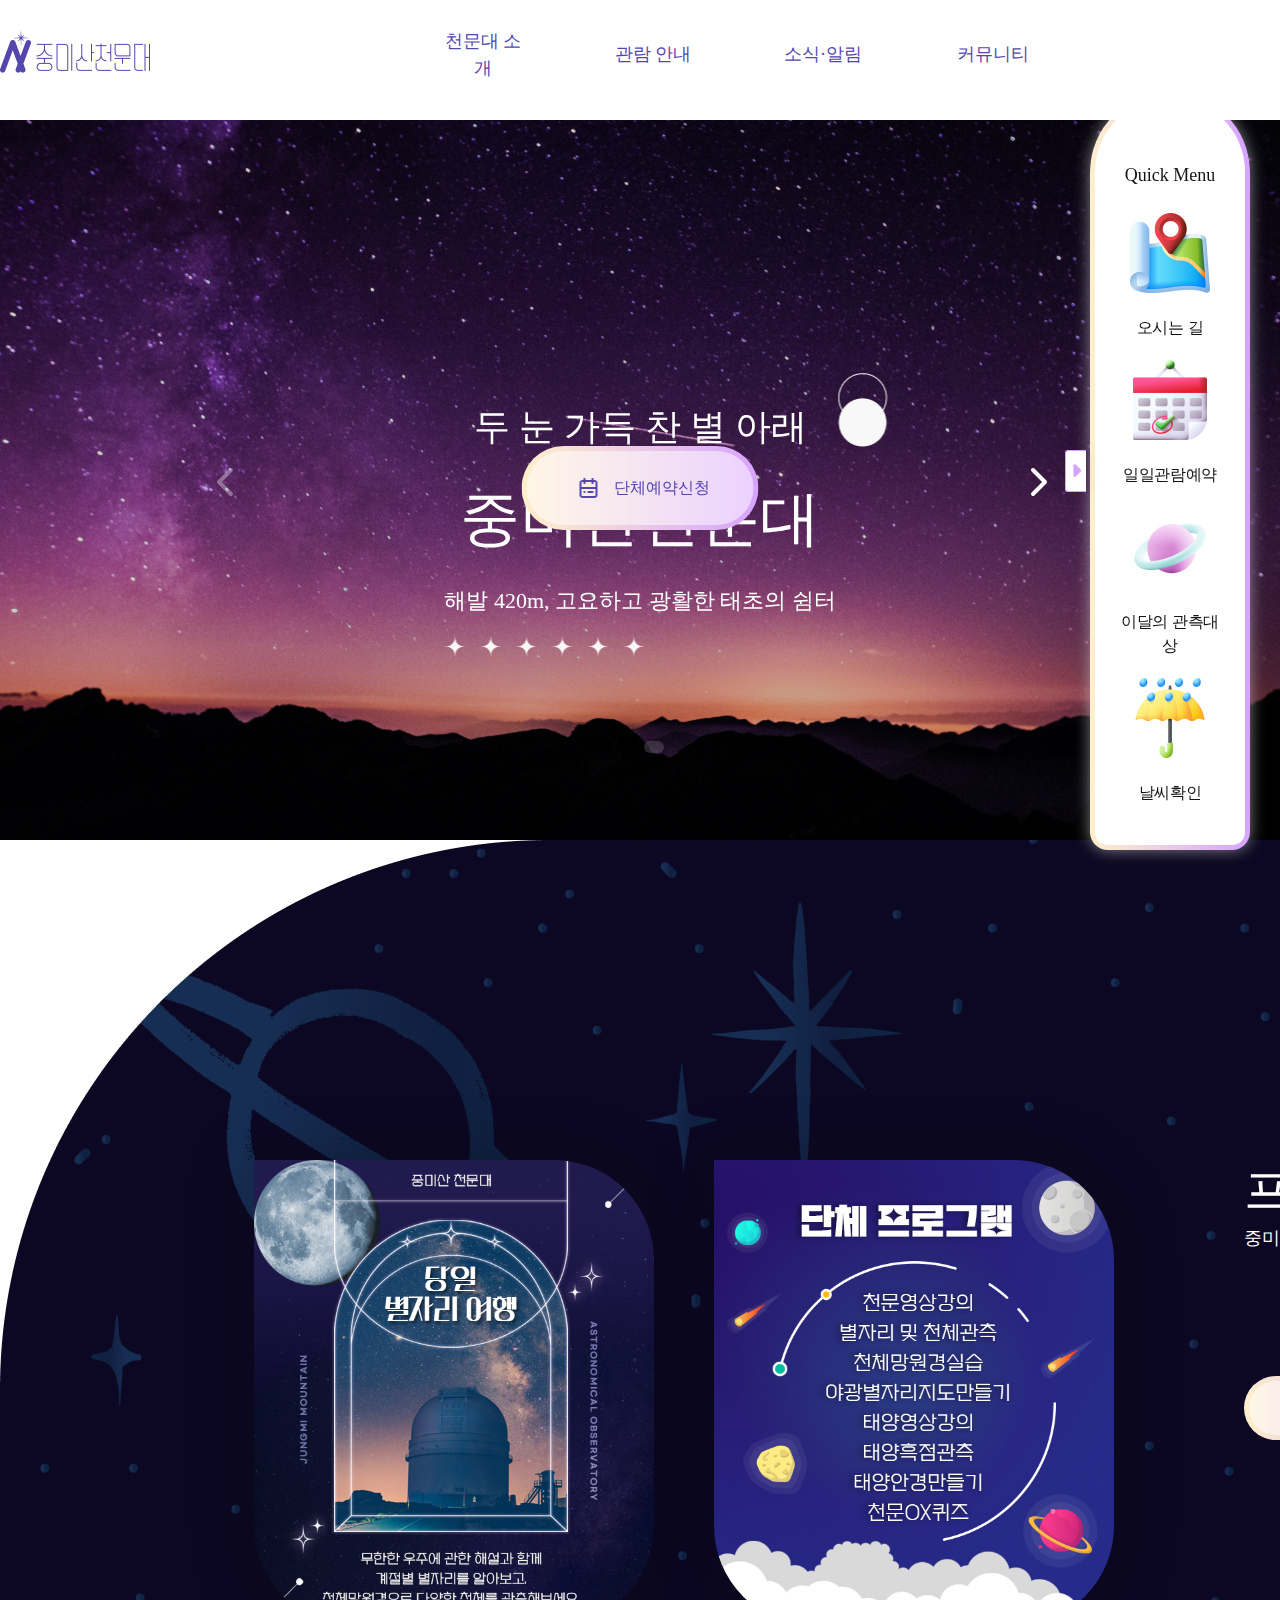
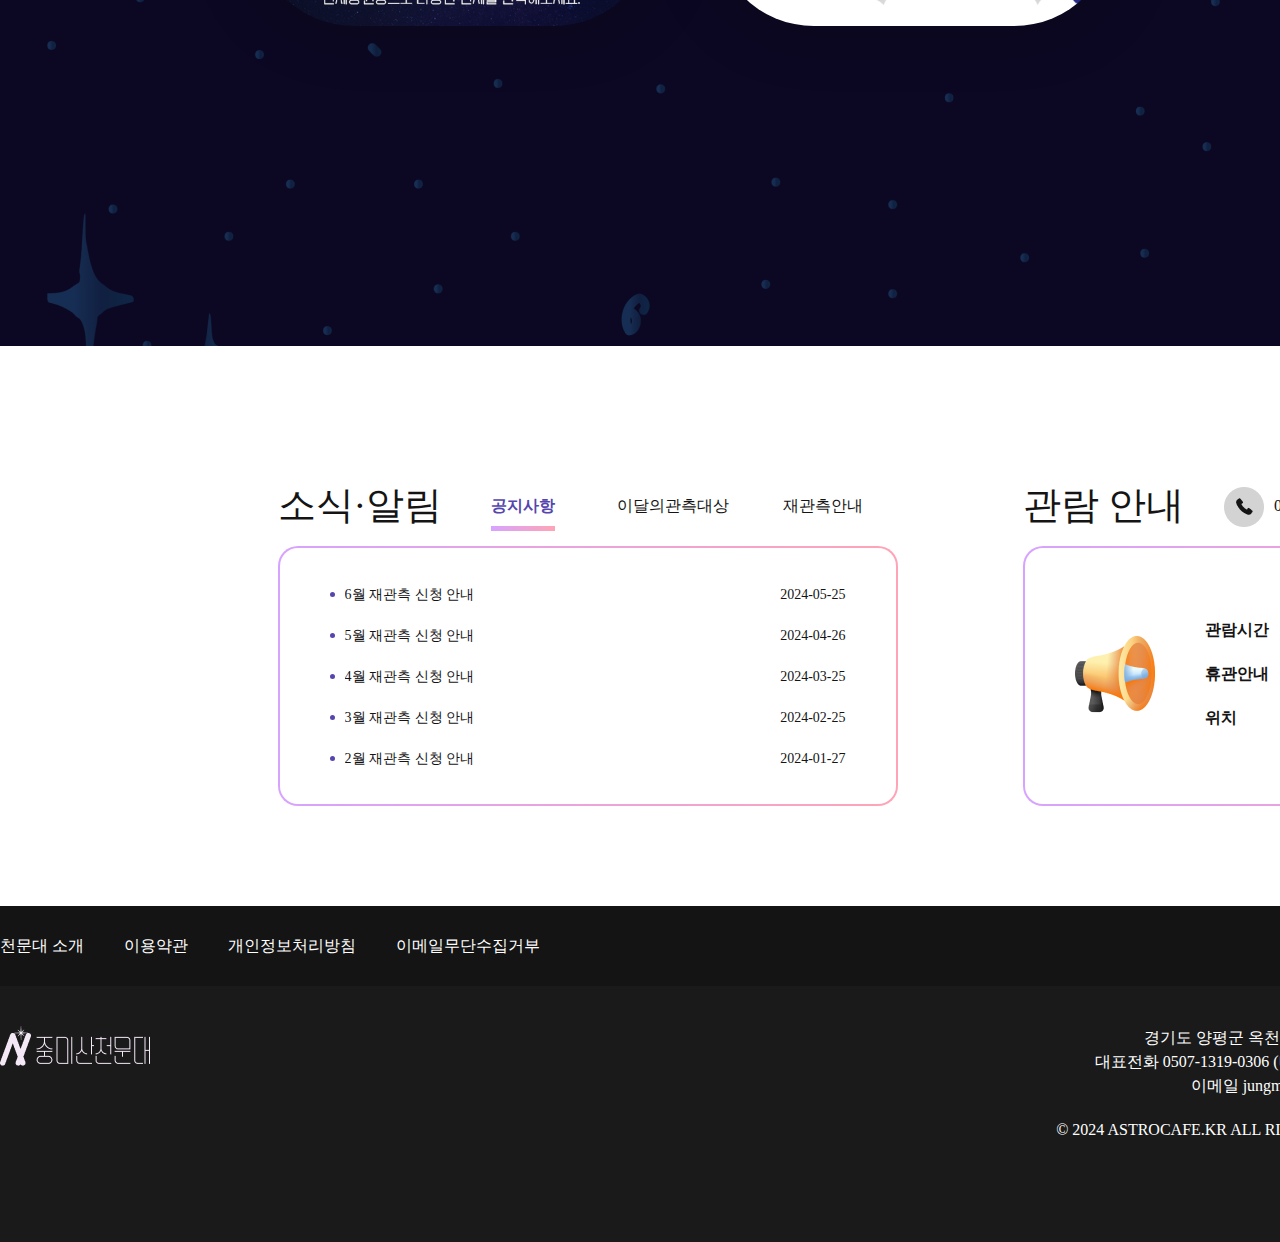
<file: index.html>
<!DOCTYPE html>
<html lang="ko">

<head>
    <meta charset="UTF-8">
    <meta name="viewport" content="width=device-width, initial-scale=1.0">
    <title>중미산천문대</title>
    <!-- 제이쿼리 라이브러리 -->
    <script src="https://cdnjs.cloudflare.com/ajax/libs/jquery/3.7.1/jquery.min.js"></script>
    <!-- swiper -->
    <link rel="stylesheet" href="https://cdn.jsdelivr.net/npm/swiper@11/swiper-bundle.min.css">
    <script src="https://cdn.jsdelivr.net/npm/swiper@11/swiper-bundle.min.js"></script>
    <!-- font-awesome -->
    <link rel="stylesheet" href="https://cdnjs.cloudflare.com/ajax/libs/font-awesome/6.5.2/css/all.min.css">

    <!-- 작성한 css -->
    <link rel="stylesheet" href="css/common.css">
    <!-- 작성한 js -->
    <script src="js/script.js"></script>
</head>

<body>
    <div class="wrap">
        <header id="header">
            <div class="inner">
                <h1 class="logo"><a href="#"><img src="images/logo.png" alt="중미산천문대"></a></h1>
                <nav>
                    <ul id="gnb">
                        <li><a href="#" class="depth1">천문대 소개</a>
                            <div class="depth_wrap">
                                <ul class="depth2">
                                    <li><a href="#">인사말</a></li>
                                    <li><a href="#">시설 안내</a></li>
                                    <li><a href="#">오시는 길</a></li>
                                </ul>
                            </div>
                        </li>
                        <li><a href="#" class="depth1">관람 안내</a>
                            <div class="depth_wrap">
                                <ul class="depth2">
                                    <li><a href="#">운영 프로그램</a></li>
                                    <li><a href="#">관람 예약</a></li>
                                    <li><a href="#">예약확인·취소</a></li>
                                </ul>
                            </div>
                        </li>
                        <li><a href="#" class="depth1">소식·알림</a>
                            <div class="depth_wrap">
                                <ul class="depth2">
                                    <li><a href="#">공지사항</a></li>
                                    <li><a href="#">이달의관측대상</a></li>
                                    <li><a href="#">재관측 안내</a></li>
                                </ul>
                            </div>
                        </li>
                        <li><a href="#" class="depth1">커뮤니티</a>
                            <div class="depth_wrap">
                                <ul class="depth2">
                                    <li><a href="#">자주묻는질문</a></li>
                                    <li><a href="#">온라인 문의</a></li>
                                    <li><a href="#">관람 후기</a></li>
                                </ul>
                            </div>
                        </li>
                    </ul>
                </nav>
                <div class="util">
                    <a href="#" class="sch"><span class="blind">검색</span></a>
                    <a href="#" class="login"><span class="blind">로그인</span></a>
                </div>
            </div>
        </header>

        <div class="main_slide_wrap">
            <!-- 스와이퍼슬라이드 시작 -->
            <div class="swiper" id="main_slide">
                <div class="swiper-wrapper">
                    <div class="swiper-slide">
                        <img src="images/main_slide_bg1.png" alt="밤하늘 이미지">
                        <div class="inn inn1">
                            <div class="txt_box">
                                <p class="subp1">두 눈 가득 찬 별 아래</p>
                                <p class="mainp">중미산천문대</p>
                                <p class="subp2">해발 420m, 고요하고 광활한 태초의 쉼터</p>
                            </div>
                            <a href="#" class="reser"><span>단체예약신청</span></a>
                        </div>
                    </div>
                    <div class="swiper-slide">
                        <img src="images/main_slide_bg2.png" alt="">
                        <div class="inn inn2">
                            <div class="txt_box">
                                <p class="subp1">우리 가까이의 경외로움</p>
                                <p class="mainp">중미산천문대</p>
                                <p class="subp2">도심 근처에서 만끽하는 웅장한 자연</p>
                                <a href="#" class="reser"><span>단체예약신청</span></a>
                            </div>
                        </div>
                    </div>
                </div>
                <div class="swiper-pagination"></div>
                <div class="swiper-button-prev"></div>
                <div class="swiper-button-next"></div>
            </div>
            <!-- 스와이퍼슬라이드 끝 -->
        </div>

        <main>
            <div class="inner">
                <section id="program">
                    <header class="title">
                        <h2>프로그램 안내</h2>
                        <p>중미산 천문대의 다양한 체험 프로그램을 소개합니다.</p>
                        <a href="#" class="more">
                            <h5>더보기</h5>
                        </a>
                    </header>
                    <ul class="banner_wrap">
                        <li>
                            <a href="#">
                                <figure>
                                    <img src="images/banner1.png"
                                        alt="당일 별자리 여행-밤하늘 별자리에 대한 해설과 천체 망원경을 통해 다양한 천체들을 관측해요">
                                </figure>
                            </a>
                        </li>
                        <li>
                            <a href="#">
                                <figure>
                                    <img src="images/banner2.png"
                                        alt="다양한 단체 프로그램-천문영상강의, 별자리 및 천체관측, 야광별자리지도만들기, 천체망원경실습, 태양흑점관측, 태양안경만들기, 천문OX퀴즈, 20인 이상 신청가능">
                                </figure>
                            </a>
                        </li>
                    </ul>
                </section>
                <div class="sec_wrap">
                    <section id="news">
                        <div class="news_top">
                            <header class="title">
                                <h3>소식·알림</h3>
                            </header>
                            <ul class="tab_menu">
                                <li class="on"><a href="#con1">
                                        <h6>공지사항</h6>
                                    </a></li>
                                <li><a href="#con2">
                                        <h6>이달의관측대상</h6>
                                    </a></li>
                                <li><a href="#con3">
                                        <h6>재관측안내</h6>
                                    </a></li>
                            </ul>
                        </div>
                        <div class="tab_con">
                            <div id="con1" class="con">
                                <ul>
                                    <li>
                                        <a href="#">중미산천문대 관측 돔 공사 안내</a>
                                        <span class="date">2024-03-03</span>
                                    </li>
                                    <li>
                                        <a href="#">[중미산천문대 도로제설상황 안내]</a>
                                        <span class="date">2022-12-23</span>
                                    </li>
                                    <li>
                                        <a href="#">일일프로그램 필독</a>
                                        <span class="date">2020-06-28</span>
                                    </li>
                                    <li>
                                        <a href="#">일일프로그램 예약취소, 변경 안내</a>
                                        <span class="date">2020-06-21</span>
                                    </li>
                                    <li>
                                        <a href="#">두 눈 가득 찬 별 아래, 중미산 천문대입니다.</a>
                                        <span class="date">2020-06-01</span>
                                    </li>
                                </ul>
                            </div>
                            <div id="con2" class="con">
                                <ul>
                                    <li>
                                        <a href="#">중미산천문대 6월 관측대상(2024년)</a>
                                        <span class="date">2024-05-25</span>
                                    </li>
                                    <li>
                                        <a href="#">중미산천문대 5월 관측대상(2024년)</a>
                                        <span class="date">2024-04-26</span>
                                    </li>
                                    <li>
                                        <a href="#">중미산천문대 4월 관측대상(2024년)</a>
                                        <span class="date">2024-03-25</span>
                                    </li>
                                    <li>
                                        <a href="#">중미산천문대 3월 관측대상(2024년)</a>
                                        <span class="date">2024-02-25</span>
                                    </li>
                                    <li>
                                        <a href="#">중미산천문대 2월 관측대상(2024년)</a>
                                        <span class="date">2024-01-27</span>
                                    </li>
                                </ul>
                            </div>
                            <div id="con3" class="con">
                                <ul>
                                    <li>
                                        <a href="#">6월 재관측 신청 안내</a>
                                        <span class="date">2024-05-25</span>
                                    </li>
                                    <li>
                                        <a href="#">5월 재관측 신청 안내</a>
                                        <span class="date">2024-04-26</span>
                                    </li>
                                    <li>
                                        <a href="#">4월 재관측 신청 안내</a>
                                        <span class="date">2024-03-25</span>
                                    </li>
                                    <li>
                                        <a href="#">3월 재관측 신청 안내</a>
                                        <span class="date">2024-02-25</span>
                                    </li>
                                    <li>
                                        <a href="#">2월 재관측 신청 안내</a>
                                        <span class="date">2024-01-27</span>
                                    </li>
                                </ul>
                            </div>
                        </div>
                    </section>
                    <section id="info">
                        <header class="title">
                            <h3>관람 안내</h3>
                            <h5 class="tel"><a href="#">0507-1319-0306 (네이버 스마트콜)</a></h5>
                        </header>
                        <div class="info_wrap">
                            <div class="info_ico"></div>
                            <dl>
                                <dt>관람시간</dt>
                                <dd>월요일 - 일요일, 20:30 - 24:00</dd>

                                <dt>휴관안내</dt>
                                <dd class="closed">화요일, 수요일 정기 휴관</dd>

                                <dt>위치</dt>
                                <dd>경기도 양평군 옥천면 중미산로 1268</dd>
                            </dl>
                        </div>
                    </section>
                </div>
            </div>
        </main>

        <footer id="footer">
            <div class="top">
                <div class="inner">
                    <div class="links">
                        <a href="#">천문대 소개</a>
                        <a href="#">이용약관</a>
                        <a href="#"><em>개인정보처리방침</em></a>
                        <a href="#">이메일무단수집거부</a>
                    </div>
                    <div class="sns">
                        <a href="#" class="insta">
                            <span class="blind">인스타그램</span>
                        </a>
                    </div>
                </div>
            </div>
            <div class="btm">
                <div class="inner">
                    <p class="f_logo"><span class="blind">중미산천문대</span></p>

                    <div class="addr_copy">
                        <address>
                            경기도 양평군 옥천면 중미산로 1268<br>
                            대표전화 0507-1319-0306 (네이버 스마트콜)<br>
                            이메일 <a href="mailto:jungmiastro@naver.com">jungmiastro@naver.com</a>
                        </address>

                        <p class="copy">&copy; 2024 ASTROCAFE.KR ALL RIGHT RESERVES.</p>
                    </div>

                </div>
            </div>
        </footer>

        <aside class="quick_menu">
            <h4>Quick Menu</h4>
            <ul>
                <li>
                    <a href="#">
                        <h5 class="txt_box">오시는 길</h5>
                    </a>
                </li>
                <li>
                    <a href="#">
                        <h5 class="txt_box">일일관람예약</h5>
                    </a>
                </li>
                <li>
                    <a href="#">
                        <h5 class="txt_box">이달의 관측대상</h5>
                    </a>
                </li>
                <li>
                    <a href="#">
                        <h5 class="txt_box">날씨확인</h5>
                    </a>
                </li>
            </ul>
            <button type="button" class="quick_button">
                <!-- <i class="fa-solid fa-chevron-right"></i> -->
                <span>퀵메뉴 닫기</span>
            </button>
        </aside>

    </div>
</body>

</html>
</file>
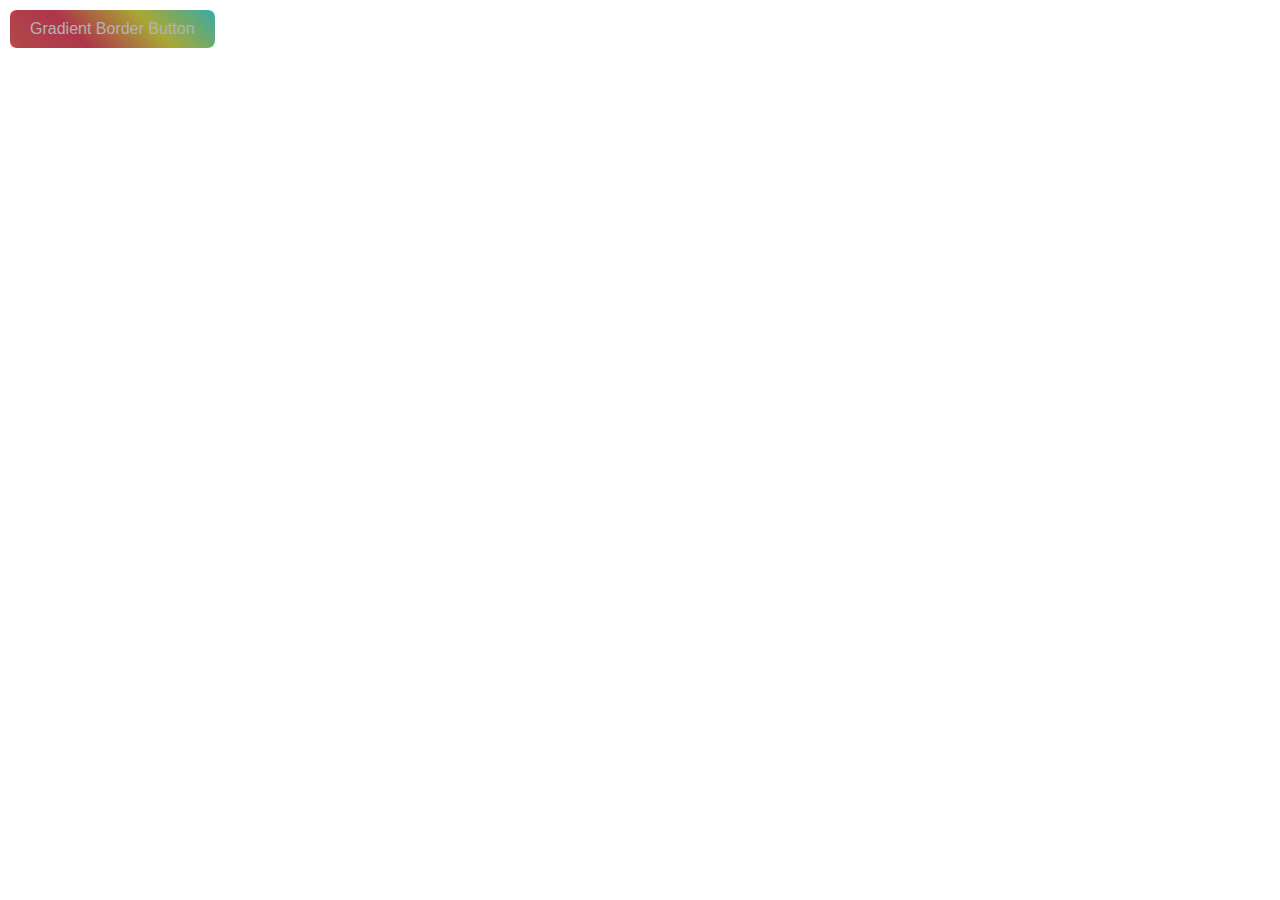
<file: css/test.html>
<!DOCTYPE html>
<html lang="en">
<head>
    <meta charset="UTF-8">
    <meta name="viewport" content="width=device-width, initial-scale=1.0">
    <title>Gradient Border Button</title>
    <style>
        .gradient-border-button {
            position: relative;
            display: inline-block;
            padding: 10px 20px;
            font-size: 16px;
            color: #fff;
            background: transparent;
            border: 2px solid transparent;
            border-radius: 8px;
            cursor: pointer;
            z-index: 1;
            overflow: hidden;
        }

        .gradient-border-button::before {
            content: "";
            position: absolute;
            top: -2px;
            left: -2px;
            right: -2px;
            bottom: -2px;
            background: linear-gradient(45deg, #ff6b6b, #f94d6b, #f1f24d, #4df4f1);
            z-index: -1;
            border-radius: inherit;
        }

        .gradient-border-button::after {
            content: "";
            position: absolute;
            top: 0;
            left: 0;
            right: 0;
            bottom: 0;
            background: rgba(000, 000, 000, 0.3); /* 흰색 배경에 투명도 0.3 */
            border-radius: inherit;
            z-index: 0;
        }

        .gradient-border-button:hover {
            color: #000;
        }
    </style>
</head>
<body>
    <button class="gradient-border-button">Gradient Border Button</button>
</body>
</html>
</file>
<file: css/common.css>
@charset 'UTF-8';

/* 폰트설정 */
@import url('https://webfontworld.github.io/score/SCoreDream.css');

body {font: 500 16px/1.5 'SCoreDream'; color: #141414;}

/* 초기화 */
*{box-sizing: border-box;}
body,h1,h2,h3,h4,h5,h6,dl,dt,dd,ul,li,p,figure{margin: 0; padding: 0;}
ul{list-style: none;}
em,address{font-style: normal;}
img{vertical-align: middle;}
a{text-decoration: none; color: #141414;}
header,footer,main,section,aside,nav,figure{display: block;}
h2 {font-size: 50px; font-weight: 400; line-height: 1.2;}
h3 {font-size: 38px; font-weight: 500; line-height: 1.2;}
h4 {font-size: 18px; font-weight: 500; line-height: 2;}
h5 {font-size: 16px; font-weight: 400; line-height: 1.5; letter-spacing: -0.3px;}
h6 {font-size: 16px; font-weight: 500; line-height: 1;}

/* 공통 */
.inner{width: 1400px; margin: 0 auto;}
.clear::after{content: ""; display:block; clear: both;}
.blind{position: absolute; left: -9999px;}

/* 헤더 */
#header{
    position: sticky; left: 0; top: 0; width: 100%; z-index: 300;
    background: #fff;
}
/* 원본헤더 */
/* #header{
    position: fixed; left: 0; top: 0; width: 100%; z-index: 300;
    background: #fff;
} */
#header::after{
    content: "";  
    background-color: #0C0823;
    position: absolute; left: 0; top: 120px; 
    width: 100%; 
    height: 222px;
    z-index: 20; 
    visibility: hidden;
    opacity: 0;
    transition: all 0.6s ease-out;
}

#header.on::after{/* display: block; */ visibility: visible; opacity: 1;}

#header .inner{
    display: flex; justify-content: space-between; align-items: center; background: #fff; 
}
#header .logo{}
#header .logo img{vertical-align: baseline;}

/* ====================
GNB
==================== */
#gnb{display: flex;}
/* 뎁스1 */
#gnb > li{position: relative; width: 170px; height: 120px; text-align: center;}
/* 뎁스1 - 텍스트 */
#gnb > li a.depth1{
    position: absolute; left: 50%; top: 50%; transform: translate(-50% , -50%); padding-bottom: 10px;
    color: #5546AE; font-size: 18px;
    border-bottom: 1px solid transparent; transition: all 0.1s;
}
#gnb > li a.depth1:first-child{width: 92px;}
#gnb > li a.on {font-weight: 700; border-bottom: 1px solid #5546AE;}
#gnb > li .depth_wrap{
    position: absolute; left: 0; top: 120px;
    width: 100%; z-index: 30;
    display: none;
}
/* 뎁스2 */
#gnb .depth2{display: flex; flex-direction: column; gap: 20px; padding: 40px 20px;}
#gnb .depth2 li a{display: inline-block; color: #fff; font-size: 16px; line-height: 1.5em; border-bottom: 1px solid transparent; 
transition: all 0.1s;}
#gnb .depth2 li a.on{font-weight: 500; border-bottom: 1px solid #fff; }
/* ====================
유틸리티
==================== */
#header .util{display: flex; gap: 20px;}
#header .util a{
    display: inline-block;
    background: url(../images/img_sprite.png) no-repeat 0 0;
}

#header .util a.sch{width: 30px; height: 30px; background-position-y: -460px;}
#header .util a.sch:hover{background-position-y: -108px;}
#header .util a.login{width: 30px; height: 30px; background-position-y: -418px;}
#header .util a.login:hover{background-position-y: -66px;}

/* 메인슬라이드-전체영역 */
.main_slide_wrap{position: relative;}


.main_slide_wrap .swiper-slide .inn{
    width: 1400px; height: 100%;
    position: absolute; left: 50%; top: 0;
    transform: translateX(-50%);
}
.main_slide_wrap .swiper-slide .inn .txt_box{
    position: absolute; left: 50%; top: 280px; transform: translateX(-50%);
    text-align: center; color: #fff;
}
.main_slide_wrap .swiper-slide .inn .txt_box::before{
    content: ''; width: 57px; height: 78px;
    position: absolute; top: -30px; right: -57px;
    background: url(../images/deco1.png) no-repeat;
}
.main_slide_wrap .swiper-slide .inn .txt_box::after{
    content: ''; width: 200px; height: 21px;
    position: absolute; bottom: -40px; left: 0;
    background: url(../images/deco2.png) no-repeat;
}

.main_slide_wrap .swiper-slide .inn .txt_box .subp1{font-size: 36px; font-weight: 200;}
.main_slide_wrap .swiper-slide .inn .txt_box .mainp{font-size: 60px; font-weight: 400; margin: 20px 0;}
.main_slide_wrap .swiper-slide .inn .txt_box .subp2{font-size: 22px; font-weight: 200;}

.main_slide_wrap .swiper-pagination{bottom: 80px;}
.main_slide_wrap .swiper-pagination .swiper-pagination-bullet{
    width: 20px; height: 12px; border-radius: 6px;
    background: #BFBFBF;
}

.main_slide_wrap .swiper-pagination  .swiper-pagination-bullet-active{
    background: #000;
}


.main_slide_wrap .swiper-button-prev{
    width: 64px; height: 64px;
    background: url(../images/ico_left.svg) no-repeat 0 0;
    left: 200px;
}

.main_slide_wrap .swiper-button-prev::after{display: none;}

.main_slide_wrap .swiper-button-next{
    width: 64px; height: 64px;
    background: url(../images/ico_right.svg) no-repeat 0 0;
    right: 200px;
}

.main_slide_wrap .swiper-button-next::after{display: none;}

.main_slide_wrap .inn {position: relative;}
.main_slide_wrap .inn .reser{
    position: absolute; left: 50%; bottom: 310px; transform: translateX(-50%);
    width: 237px; height: 84px; padding-left: 44px;
    border-radius: 55px;
    text-align: center; line-height: 74px;

    border: 5px solid transparent;
    background-image: 
    linear-gradient(rgba(255,255,255, 0.5), rgba(255,255,255, 0.5)),
    linear-gradient(to right, #FFF0CB 0%, #D7A3FF 100%);
    background-origin: border-box;
    background-clip: padding-box, border-box;
}
.main_slide_wrap .inn2 .reser {bottom: -310px;}

.main_slide_wrap .inn a span{color: #5546AE; font-size: 16px;}
.main_slide_wrap .inn a::before{ content: ''; position: absolute; left: 50px; top: 50%; transform: translateY(-50%); width: 24px; height: 24px; background: url(../images/img_sprite.png) 0 -350px no-repeat;}

/* 메인슬라이드-스와이퍼 */
#main_slide{}
#main_slide img{width: 100%;}

/* main{padding: 160px 0 120px 0;} */

/* =====================
메인컨텐츠-프로그램
======================*/
main .inner {width: 1920px;}
 #program{
    padding: 320px 0;
    display: flex; flex-direction: row-reverse; 
    justify-content: center;
    background: url(../images/progBg.png) no-repeat;
} 
#program img {width: 400px; height: 466px; border-radius: 0 100px 100px 100px;}
/* #program{
    display: flex; flex-direction: row-reverse; 
    justify-content: flex-end; gap: 120px;
    background: url(../images/progBg.png) no-repeat;
} */
#program .title{/* width: 440px;  */ margin-left: 130px; color: #fff;}
#program .title p{font-size: 18px; font-weight: 300; line-height: 2;}

#program .title .more{
    display: inline-flex; margin-top: 120px; line-height: 64px; width: 157px; height: 64px;
    
    gap: 10px; align-items: center;
    justify-content: center;

    border-radius: 55px;
    border: 5px solid transparent;
    background: linear-gradient(rgba(255,255,255, 0.5), rgba(255,255,255, 0.5)),
    linear-gradient(to right, #FFF0CB 0%, #D7A3FF 100%);
    background-origin: border-box;
    background-clip: padding-box, border-box;

    color: #5546AE;
}

#program .title .more::after{
    content: ""; display: inline-block;
    /* position: absolute; right: 0; top: 50%; transform: translateY(-50%); */
    width: 24px; height: 24px;
    background: url(../images/img_sprite.png) no-repeat 0 -384px;

    transition: all 0.4s;
}
#program .title .more:hover::after{transform: rotate(360deg);}

#program .banner_wrap{display: flex; gap: 60px;}
#program .banner_wrap li{filter: drop-shadow(0px 0px 30px rgba(0, 0, 0, 0.25));}

.sec_wrap{
    width: 1400px; margin: 120px auto 0;
    display: flex; justify-content: space-around; gap: 90px;
}
.sec_wrap section {width: 620px; height: 340px;}

/* 메인컨텐츠-소식알림 */
#news{display: flex; flex-direction: column;}
#news .news_top{
    display: flex; justify-content: space-between; 
    align-items: center;
}
#news .news_top .title{}
#news .news_top .tab_menu{display: flex; justify-content: flex-start;}
#news .news_top .tab_menu li h6{line-height: 80px;}
#news .news_top .tab_menu li{
    width: 150px; height: 80px;
}
#news .news_top .tab_menu li a{
    display: block; font-size: 22px; line-height: 65px; text-align: center; 
}





/* 마우스오버된 모든 탭메뉴제목 */
#news .news_top .tab_menu li a h6{position: relative; display: inline-block;}
#news .news_top .tab_menu li a h6::before{content: ''; display: block; position: absolute; left: 50%; bottom: 15px; width: 0; height: 5px; background-image: linear-gradient(to right, #D7A3FF 0%, #FFA4B6 100%); transition: all 0.4s;}
#news .news_top .tab_menu li a:hover h6::before, 
#news .news_top .tab_menu li.on a h6::before{left: 0; width: 100%;}

/* 현재 선택한 탭메뉴제목  */
#news .news_top .tab_menu li.on a h6{color: #5546AE; font-weight: 600;}






#news .tab_con {
    position: relative;
    width: 620px; height: 260px;
    border-radius: 20px;

    /* 테두리 */
    border: 2px solid transparent;
    background-image: linear-gradient(to right, #fff 0%, #fff 100%),
    linear-gradient(to right, #D7A3FF 0%, #FFA4B6 100%);
    background-origin: border-box;
    background-clip: padding-box, border-box;
}
#news .tab_con .con{
    position: absolute; left: 50%; top: 50%; transform: translate(-50% , -50%);
    width: calc(100% - 100px); display: none;
    font-size: 14px;
}
#news .tab_con .con{}
#news .tab_con #con1{}
#news .tab_con #con2{}
#news .tab_con #con3{display: block;}

#news .tab_con ul{display: flex; flex-direction: column; gap: 20px;}
#news .tab_con ul li{position: relative; display: flex; justify-content: space-between; padding-left: 15px;}
#news .tab_con ul li::before{content: ''; position: absolute; left: 0; top: 50%; transform: translateY(-50%); display: block; width: 5px; height: 5px; background-color: #5546AE; border-radius: 50%;}
#news .tab_con ul li a{width: 500px; white-space: nowrap; overflow: hidden; text-overflow: ellipsis;}
#news .tab_con ul li a:hover{font-weight: 700; text-decoration: underline;}
#news .tab_con ul li .date{text-align: right; width: 160px;}


/* 메인컨텐츠-관람안내 */
#info .title{display: flex; gap: 40px; align-items: center;}
#info .title .tel {line-height: 80px;}


#info .info_wrap{
    position: relative; width: 620px; height: 260px; border-radius: 20px; 
    /* padding: 60px; padding-left: 50px;  */

    /* 테두리 */
    border: 2px solid transparent;
    background-image: linear-gradient(to right, #fff 0%, #fff 100%),
    linear-gradient(to right, #D7A3FF 0%, #FFA4B6 100%);
    background-origin: border-box;
    background-clip: padding-box, border-box;
}
#info .tel::before{
    content: ""; display: inline-block;
    width: 40px; height: 40px; 
    background: url(../images/img_sprite.png) no-repeat 0 -300px; vertical-align: middle;
    margin-right: 10px;
}

#info dl {position: relative; display: flex; flex-wrap: wrap; padding-left: 180px; margin-top: 60px;}
#info dl::before {content: ''; position: absolute; top: 50%; left: 50px; transform: translateY(-50%); width: 80px; height: 80px; background: url(../images/ico_notice.png) no-repeat; }
#info dl dt{/* width: 110px; */ font-weight: 700; flex-basis: 25%; padding: 10px 0;}
#info dl dd{/* width: 330px; */ flex-basis: 75%; padding: 10px 0;}
#info dl .closed{color: red;}


/* 푸터 */
#footer{margin-top: 100px;}
#footer .top{background: #141414; padding: 20px 0;}
#footer .top .inner{
    display: flex; justify-content: space-between;
    align-items: center;
}
#footer .top .links{display: flex; justify-content: flex-start; gap: 40px;}
#footer .top .links a{color: #fff;}
#footer .top .links a:hover{text-decoration: underline;}
#footer .top .links a em{font-weight: 500;}
#footer .top .sns{}
#footer .top .sns .insta{
    display: block; width: 40px; height: 40px; border-radius: 50%;
    background: #E0E0E0 url(../images/img_sprite.png) no-repeat 0px -200px;
}

#footer .btm{background: #1A1A1A; padding: 40px 0 100px 0;}
#footer .btm .inner{display: flex; justify-content: space-between;}
#footer .btm .f_logo{
    width: 152px; height: 43px;
    background: url(../images/f_logo.png) no-repeat;
}
#footer .btm .addr_copy{
    display: flex; flex-direction: column; gap: 20px;
    text-align: right; color: #fff; font-weight: 300;
}

#footer .btm .addr_copy a{color: #fff;}

/* 퀵메뉴 */
.quick_menu{
    position: fixed; right: 30px; bottom: 50px; z-index: 2;
    display: flex; flex-direction: column;  gap: 20px;
    justify-content: flex-start;
    align-items: center; text-align: center;
    padding: 60px 20px 40px 20px; 
    border: 5px solid transparent;
    width: 160px; box-sizing: border-box;
    border-radius: 90px 90px 20px 20px;
    transition: all 0.3s ease-out;

    /* 테두리 */
    background-image: linear-gradient(#fff, #fff),
    linear-gradient(to right, #FFF0CB 0%, #D7A3FF 100%);

    background-origin: border-box;
    background-clip: padding-box, border-box;

    /* 그림자 */
    box-shadow: 0 0 15px 0 rgba(255,255,255,0.5),
    0 0 20px 0 rgba(0, 0, 0, 0.2);
}

.quick_menu.close{right: -120px;}

.quick_menu .quick_button{
    position: absolute; right:159px; top: 50%; transform: translateY(-50%);
    padding: 10px 0; border-radius: 3px 0 0 3px;
    border: 1px solid #D7A3FF; border-right: 0;
    background-color: #fff; cursor: pointer;
    box-shadow: 0 0 15px rgba(0,0,0,0.1);
}

.quick_menu .quick_button span{
    font-size: 0; display: block; text-indent: -9999px; height: 0; overflow: hidden;
    position: absolute; left: -9999px;
}
.quick_menu .quick_button::after{
    content: "\f0da"; display: inline-block; width: 20px; height: 20px;
    font: var(--fa-font-solid); font-size: 20px; color: #D7A3FF; 
    /* font-family: "Font Awesome 5 Free"; */
    transition: all 0.3s ease-out;
}

.quick_menu.close .quick_button::after{transform: rotate(180deg);}

.quick_menu h2{font-size: 20px;}
.quick_menu ul{display: flex; flex-direction: column; gap: 20px;}
.quick_menu ul li a{display: block;}
.quick_menu ul li a::before{
    content: ""; display: inline-block; width: 80px; height: 80px;
    background: url(../images/img_sprite.png) no-repeat -50px 0;
}

.quick_menu ul li:nth-child(2) a::before{background-position-y: -90px;}
.quick_menu ul li:nth-child(3) a::before{background-position-y: -180px;}
.quick_menu ul li:nth-child(4) a::before{background-position-y: -270px;}

.quick_menu ul li a .txt_box{display: block; margin-top: 16px; }
</file>
